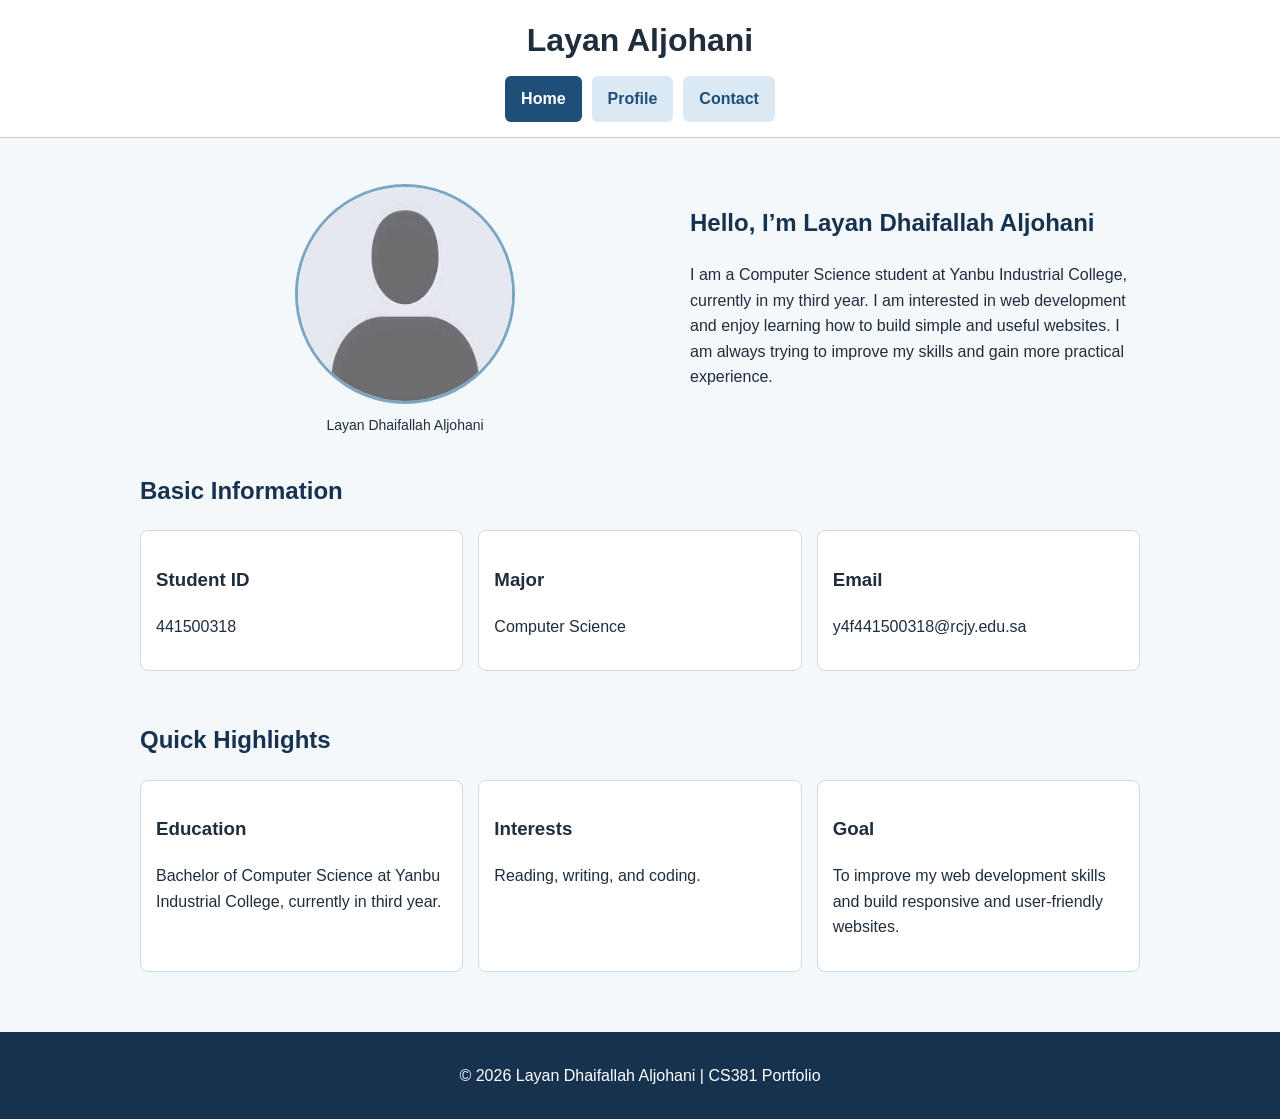
<file: index.html>
<!DOCTYPE html>
<html lang="en">
    <head>
        <meta charset="UTF-8">
        <meta name="viewport" content="width=device-width, initial-scale=1.0">
        <title>Layan Aljohani | Home</title>
        <link rel="stylesheet" href="style.css">
    </head>

    <body>
        <header>
            <div class="container">
                <h1>Layan Aljohani</h1>
                <nav>
                    <ul class="nav-list">
                        <li><a href="index.html" class="active">Home</a></li>
                        <li><a href="profile.html">Profile</a></li>
                        <li><a href="contact.html">Contact</a></li>
                    </ul>
                </nav>
            </div>
        </header>
        
        <main>
            <section class="hero container">
                <figure class="hero-image">
                    <img src="photo_441500318.jpg" alt="Photo of Layan Dhaifallah Aljohani">
                    <figcaption>Layan Dhaifallah Aljohani</figcaption>
                </figure>
                
                <section class="hero-text">
                    <h2>Hello, I’m Layan Dhaifallah Aljohani</h2>
                    <p>
                        I am a Computer Science student at Yanbu Industrial College, currently in my third year.
                        I am interested in web development and enjoy learning how to build simple and useful websites.
                        I am always trying to improve my skills and gain more practical experience.
                    </p>
                </section>
            </section>

            <section class="container">
                <h2>Basic Information</h2>

                <div class="info-grid">
                    <section class="card">
                        <h3>Student ID</h3>
                        <p>441500318</p>
                    </section>

                    <section class="card">
                        <h3>Major</h3>
                        <p>Computer Science</p>
                    </section>

                    <section class="card">
                        <h3>Email</h3>
                        <p>y4f441500318@rcjy.edu.sa</p>
                    </section>
                </div>
            </section>

            <section class="container">
                <h2>Quick Highlights</h2>

                <div class="highlights-grid">
                    <section class="card">
                        <h3>Education</h3>
                        <p>Bachelor of Computer Science at Yanbu Industrial College, currently in third year.</p>
                    </section>
                    
                    <section class="card">
                        <h3>Interests</h3>
                        <p>Reading, writing, and coding.</p>
                    </section>
                    
                    <section class="card">
                        <h3>Goal</h3>
                        <p>To improve my web development skills and build responsive and user-friendly websites.</p>
                    </section>
                </div>
            </section>
        </main>
        
        <footer>
            <div class="container">
                <p>&copy; 2026 Layan Dhaifallah Aljohani | CS381 Portfolio</p>
            </div>
        </footer>
    </body>
</html>
</file>
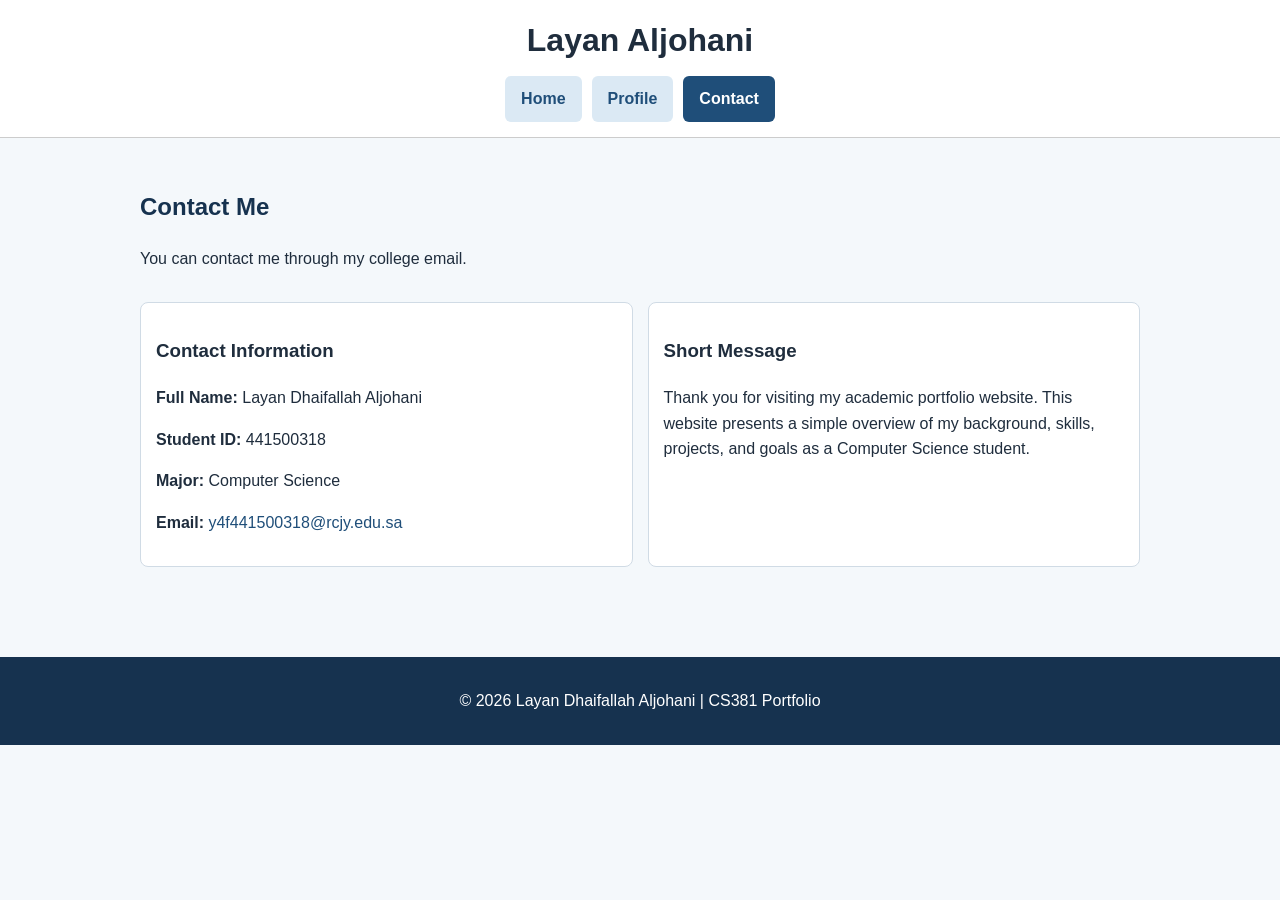
<file: contact.html>
<!DOCTYPE html>
<html lang="en">
    <head>
        <meta charset="UTF-8">
        <meta name="viewport" content="width=device-width, initial-scale=1.0">
        <title>Layan Aljohani | Contact</title>
        <link rel="stylesheet" href="style.css">
    </head>
    
    <body>
        <header>
            <div class="container">
                <h1>Layan Aljohani</h1>
                
                <nav>
                    <ul class="nav-list">
                        <li><a href="index.html">Home</a></li>
                        <li><a href="profile.html">Profile</a></li>
                        <li><a href="contact.html" class="active">Contact</a></li>
                    </ul>
                </nav>
            </div>
        </header>
        
        <main class="container">
            <section>
                <h2>Contact Me</h2>
                <p>You can contact me through my college email.</p>
            </section>
            
            <section class="contact-grid">
                <section class="card">
                    <h3>Contact Information</h3>
                    <p><strong>Full Name:</strong> Layan Dhaifallah Aljohani</p>
                    <p><strong>Student ID:</strong> 441500318</p>
                    <p><strong>Major:</strong> Computer Science</p>
                    <p><strong>Email:</strong> <a href="mailto:y4f441500318@rcjy.edu.sa">y4f441500318@rcjy.edu.sa</a></p>
                </section>
                
                <section class="card">
                    <h3>Short Message</h3>
                    <p>
                        Thank you for visiting my academic portfolio website.
                        This website presents a simple overview of my background, skills, projects, and goals as a Computer Science student.
                    </p>
                </section>
            </section>
        </main>
        
        <footer>
            <div class="container">
                <p>&copy; 2026 Layan Dhaifallah Aljohani | CS381 Portfolio</p>
            </div>
        </footer>
    </body>
</html>
</file>
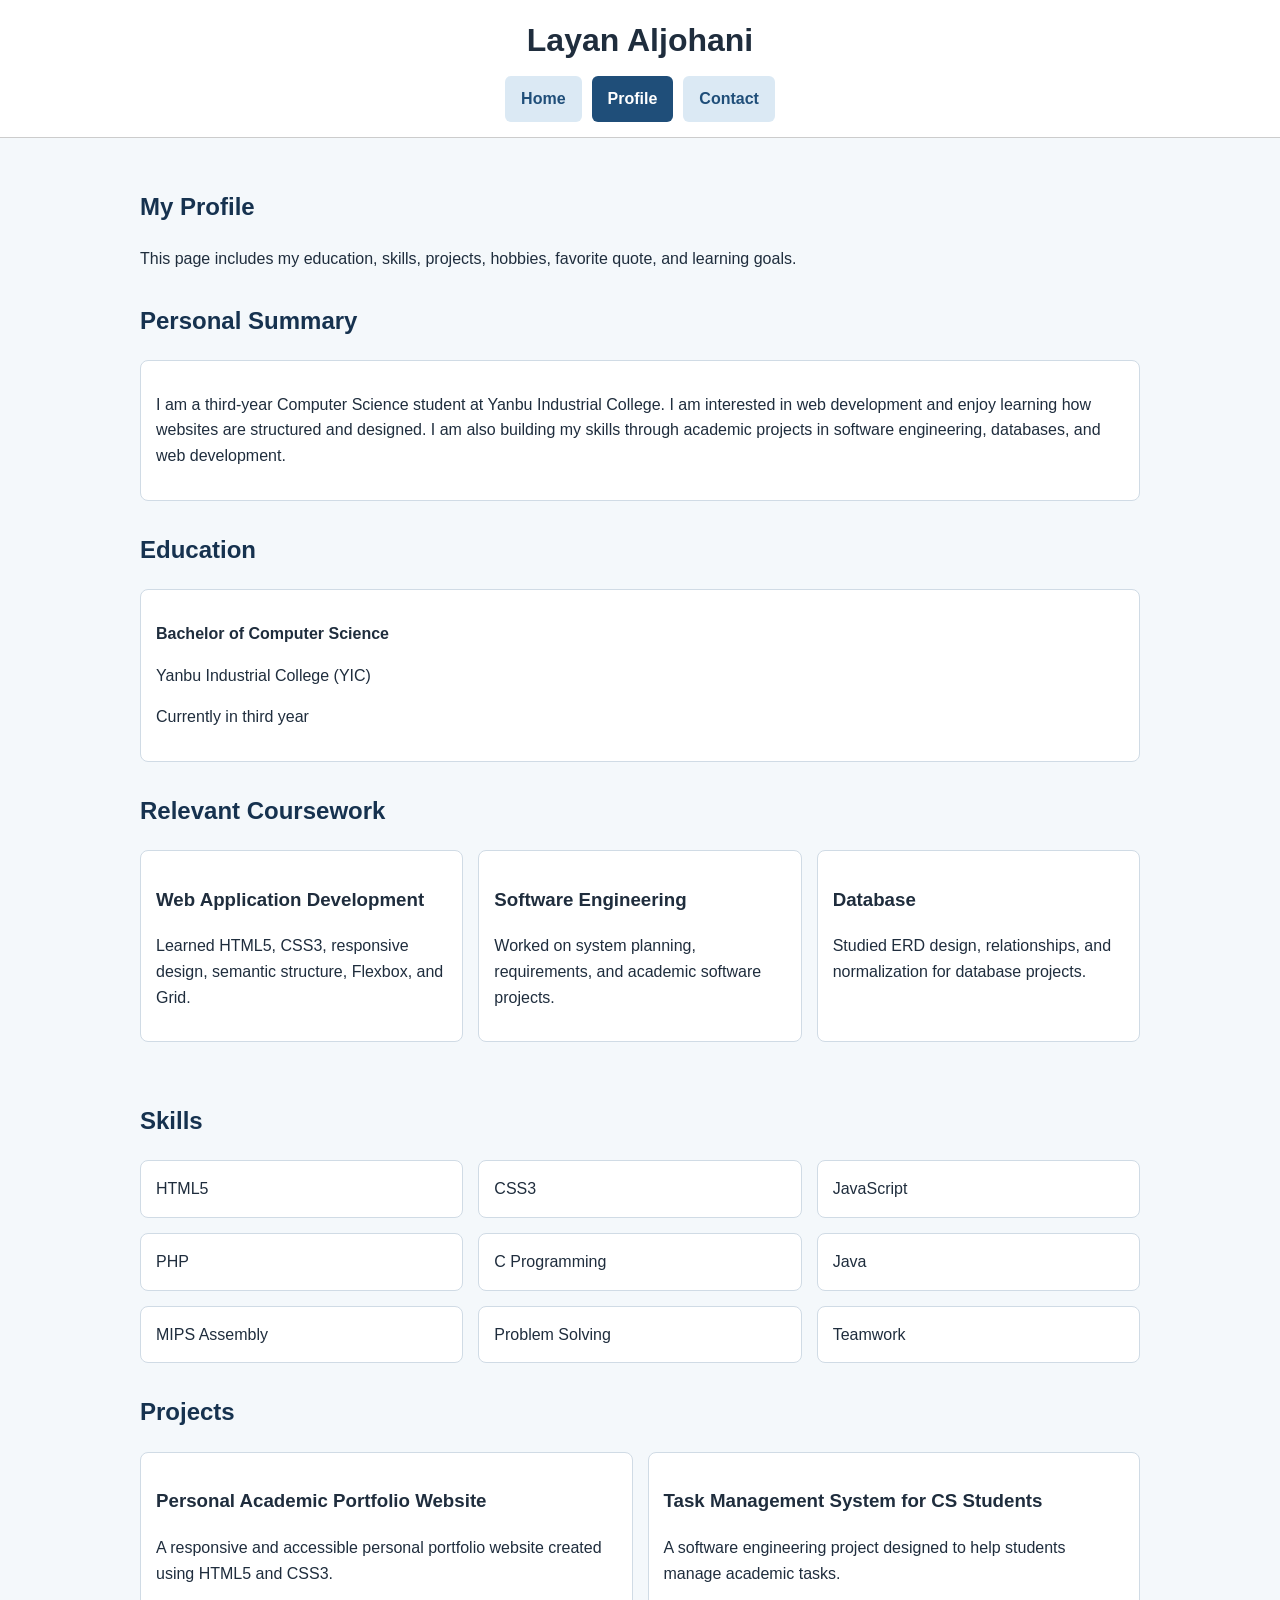
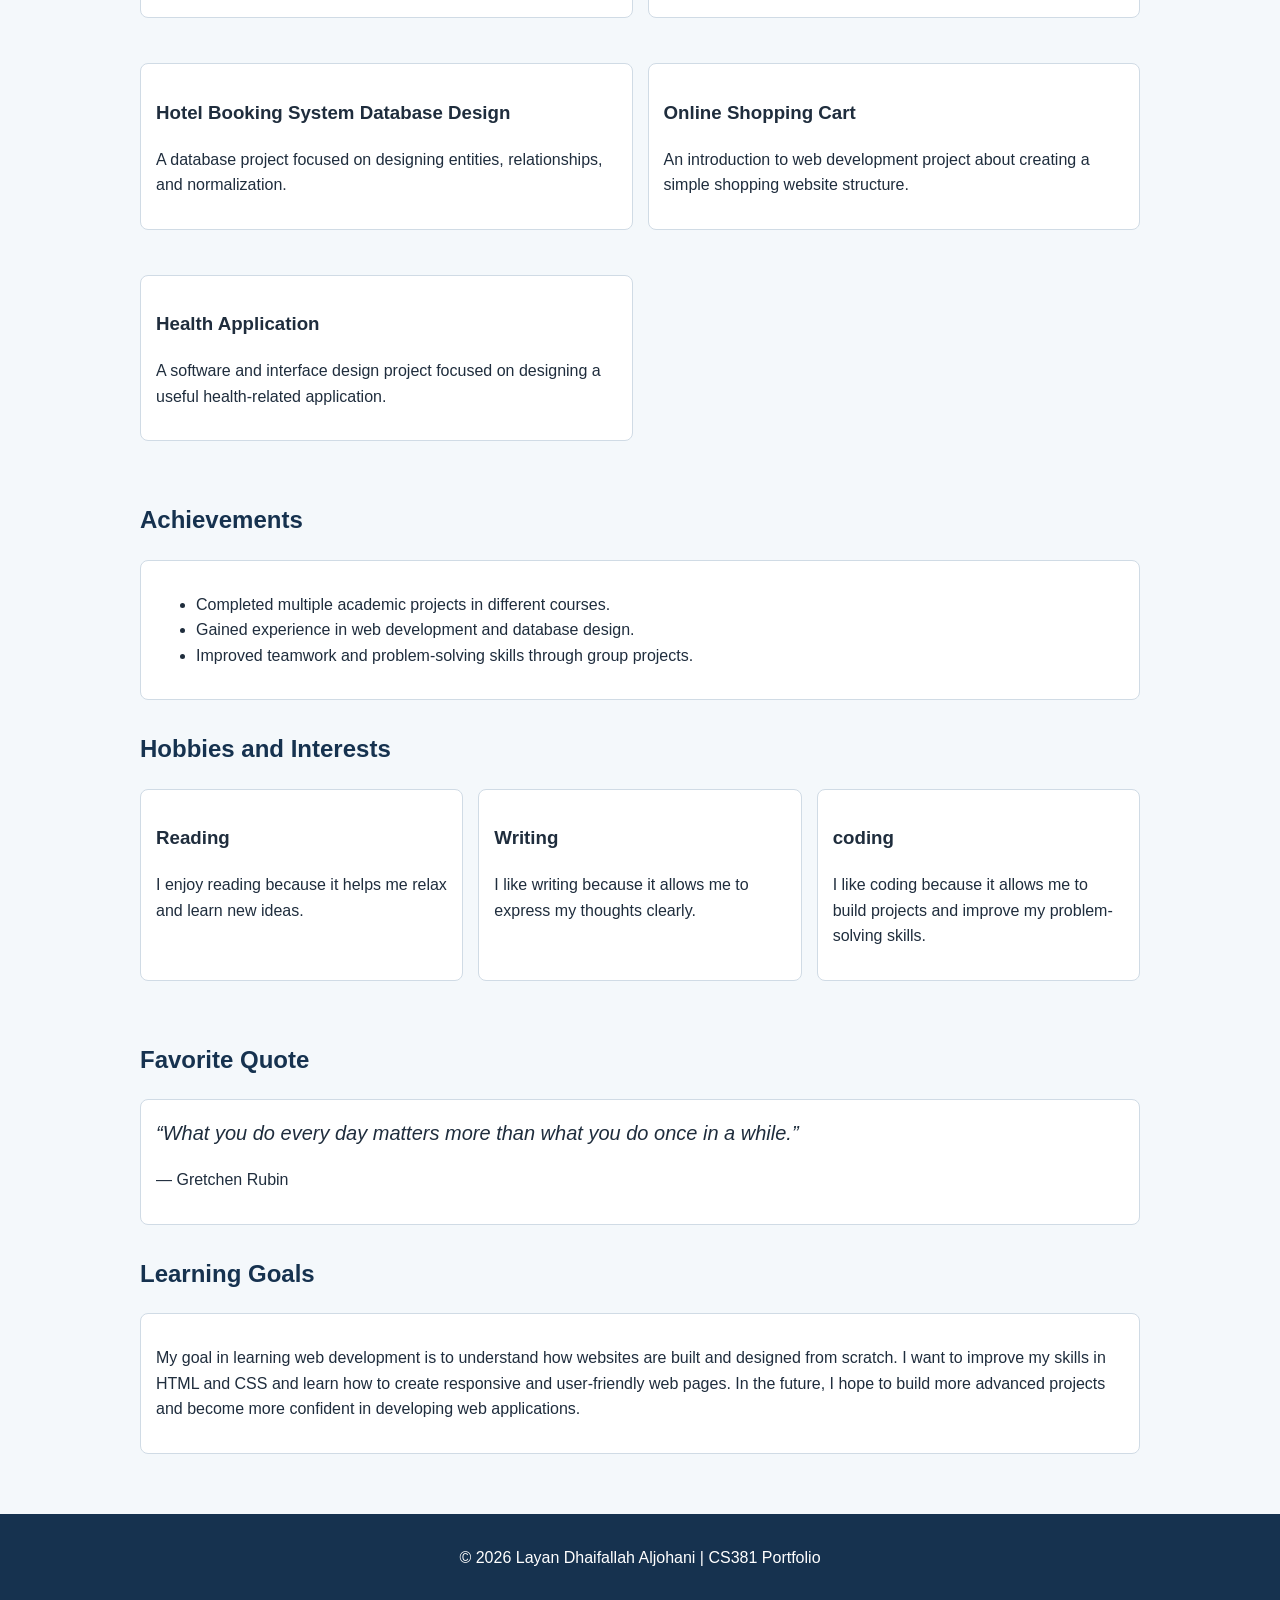
<file: profile.html>
<!DOCTYPE html>
<html lang="en">
    <head>
        <meta charset="UTF-8">
        <meta name="viewport" content="width=device-width, initial-scale=1.0">
        <title>Layan Aljohani | Profile</title>
        <link rel="stylesheet" href="style.css">
    </head>
    <body>
        <header>
            <div class="container">
                <h1>Layan Aljohani</h1>
                <nav>
                    <ul class="nav-list">
                        <li><a href="index.html">Home</a></li>
                        <li><a href="profile.html" class="active">Profile</a></li>
                        <li><a href="contact.html">Contact</a></li>
                    </ul>
                </nav>
            </div>
        </header>
        
        <main class="container">
            <section>
                <h2>My Profile</h2>
                <p>This page includes my education, skills, projects, hobbies, favorite quote, and learning goals.</p>
            </section>
            
            <section>
                <h2>Personal Summary</h2>
                <div class="card">
                    <p>
                    I am a third-year Computer Science student at Yanbu Industrial College.
                    I am interested in web development and enjoy learning how websites are structured and designed.
                    I am also building my skills through academic projects in software engineering, databases, and web development.
                    </p>
                </div>
            </section>
            
            <section>
                <h2>Education</h2>
                <div class="card">
                    <p><strong>Bachelor of Computer Science</strong></p>
                    <p>Yanbu Industrial College (YIC)</p>
                    <p>Currently in third year</p>
                </div>
            </section>

            <section>
                <h2>Relevant Coursework</h2>
                <div class="highlights-grid">
                    <section class="card">
                        <h3>Web Application Development</h3>
                        <p>Learned HTML5, CSS3, responsive design, semantic structure, Flexbox, and Grid.</p>
                    </section>
                    
                    <section class="card">
                        <h3>Software Engineering</h3>
                        <p>Worked on system planning, requirements, and academic software projects.</p>
                    </section>
                    
                    <section class="card">
                        <h3>Database</h3>
                        <p>Studied ERD design, relationships, and normalization for database projects.</p>
                    </section>
                </div>
            </section>
            
            <section>
                <h2>Skills</h2>
                <div class="skills-grid">
                    <div class="card">HTML5</div>
                    <div class="card">CSS3</div>
                    <div class="card">JavaScript</div>
                    <div class="card">PHP</div>
                    <div class="card">C Programming</div>
                    <div class="card">Java</div>
                    <div class="card">MIPS Assembly</div>
                    <div class="card">Problem Solving</div>
                    <div class="card">Teamwork</div>
                </div>
            </section>
            
            <section>
                <h2>Projects</h2>
                <div class="projects-grid">
                    <section class="card">
                        <h3>Personal Academic Portfolio Website</h3>
                        <p>A responsive and accessible personal portfolio website created using HTML5 and CSS3.</p>
                    </section>
                    
                    <section class="card">
                        <h3>Task Management System for CS Students</h3>
                        <p>A software engineering project designed to help students manage academic tasks.</p>
                    </section>
                    
                    <section class="card">
                        <h3>Hotel Booking System Database Design</h3>
                        <p>A database project focused on designing entities, relationships, and normalization.</p>
                    </section>
                    
                    <section class="card">
                        <h3>Online Shopping Cart</h3>
                        <p>An introduction to web development project about creating a simple shopping website structure.</p>
                    </section>
                    
                    <section class="card">
                        <h3>Health Application</h3>
                        <p>A software and interface design project focused on designing a useful health-related application.</p>
                    </section>
                </div>
            </section>
            
            <section>
                <h2>Achievements</h2>
                <div class="card">
                    <ul>
                        <li>Completed multiple academic projects in different courses.</li>
                        <li>Gained experience in web development and database design.</li>
                        <li>Improved teamwork and problem-solving skills through group projects.</li>
                    </ul>
                </div>
            </section>

            <section>
                <h2>Hobbies and Interests</h2>
                <div class="highlights-grid">
                    <section class="card">
                        <h3>Reading</h3>
                        <p>I enjoy reading because it helps me relax and learn new ideas.</p>
                    </section>
                    
                    <section class="card">
                        <h3>Writing</h3>
                        <p>I like writing because it allows me to express my thoughts clearly.</p>
                    </section>

                    <section class="card">
                        <h3>coding</h3>
                        <p>I like coding because it allows me to build projects and improve my problem-solving skills.</p>
                    </section>
                </div>
            </section>
            
            <section>
                <h2>Favorite Quote</h2>
                <div class="card">
                    <blockquote>
                        “What you do every day matters more than what you do once in a while.”
                    </blockquote>
                    <p>— Gretchen Rubin</p>
                </div>
            </section>

            <section>
                <h2>Learning Goals</h2>
                <div class="card">
                    <p>
                        My goal in learning web development is to understand how websites are built and designed from scratch.
                        I want to improve my skills in HTML and CSS and learn how to create responsive and user-friendly web pages.
                        In the future, I hope to build more advanced projects and become more confident in developing web applications.
                    </p>
                </div>
            </section>
        </main>
        
        <footer>
            <div class="container">
                <p>&copy; 2026 Layan Dhaifallah Aljohani | CS381 Portfolio</p>
            </div>
        </footer>
    </body>
</html>
</file>
<file: style.css>
* {
  box-sizing: border-box;
}

body {
  margin: 0;
  font-family: Arial, sans-serif;
  line-height: 1.6;
  background-color: #f4f8fb;
  color: #1f2d3d;
}

img {
  max-width: 100%;
  display: block;
}

a {
  text-decoration: none;
  color: #1f4e79;
}

a:hover {
  text-decoration: underline;
}

.container {
  width: 90%;
  max-width: 1000px;
  margin: auto;
}

header {
  background-color: #ffffff;
  border-bottom: 1px solid #cccccc;
  padding: 15px 0;
}

header h1 {
  margin: 0 0 10px 0;
  text-align: center;
}

.nav-list {
  list-style: none;
  padding: 0;
  margin: 0;
  display: flex;
  flex-direction: column;
  gap: 10px;
}

.nav-list li {
  text-align: center;
}

.nav-list a {
  display: inline-block;
  background-color: #dbe9f4;
  padding: 10px 16px;
  border-radius: 6px;
  font-weight: bold;
}

.nav-list a.active {
  background-color: #1f4e79;
  color: white;
}

main {
  padding: 30px 0;
}

section {
  margin-bottom: 30px;
}

h2 {
  color: #16324f;
}

.hero {
  display: flex;
  flex-direction: column;
  gap: 20px;
}

.hero-image img {
  width: 220px;
  height: 220px;
  border-radius: 50%;
  margin: auto;
  border: 3px solid #7aa6c2;
}

figcaption {
  text-align: center;
  margin-top: 10px;
  font-size: 14px;
}

.info-grid,
.highlights-grid,
.projects-grid,
.skills-grid,
.contact-grid {
  display: grid;
  grid-template-columns: 1fr;
  gap: 15px;
}

.card {
  background-color: white;
  border: 1px solid #d0dbe5;
  border-radius: 8px;
  padding: 15px;
}

blockquote {
  margin: 0 0 10px 0;
  font-size: 20px;
  line-height: 1.8;
  font-style: italic;
}

footer {
  background-color: #16324f;
  color: white;
  text-align: center;
  padding: 15px 0;
}

@media (min-width: 768px) {
  .nav-list {
    flex-direction: row;
    justify-content: center;
  }

  .hero {
    flex-direction: row;
    align-items: center;
  }

  .hero-image,
  .hero-text {
    width: 50%;
  }

  .info-grid {
    grid-template-columns: repeat(3, 1fr);
  }

  .highlights-grid {
    grid-template-columns: repeat(3, 1fr);
  }

  .projects-grid {
    grid-template-columns: repeat(2, 1fr);
  }

  .skills-grid {
    grid-template-columns: repeat(3, 1fr);
  }

  .contact-grid {
    grid-template-columns: repeat(2, 1fr);
  }
}
</file>
